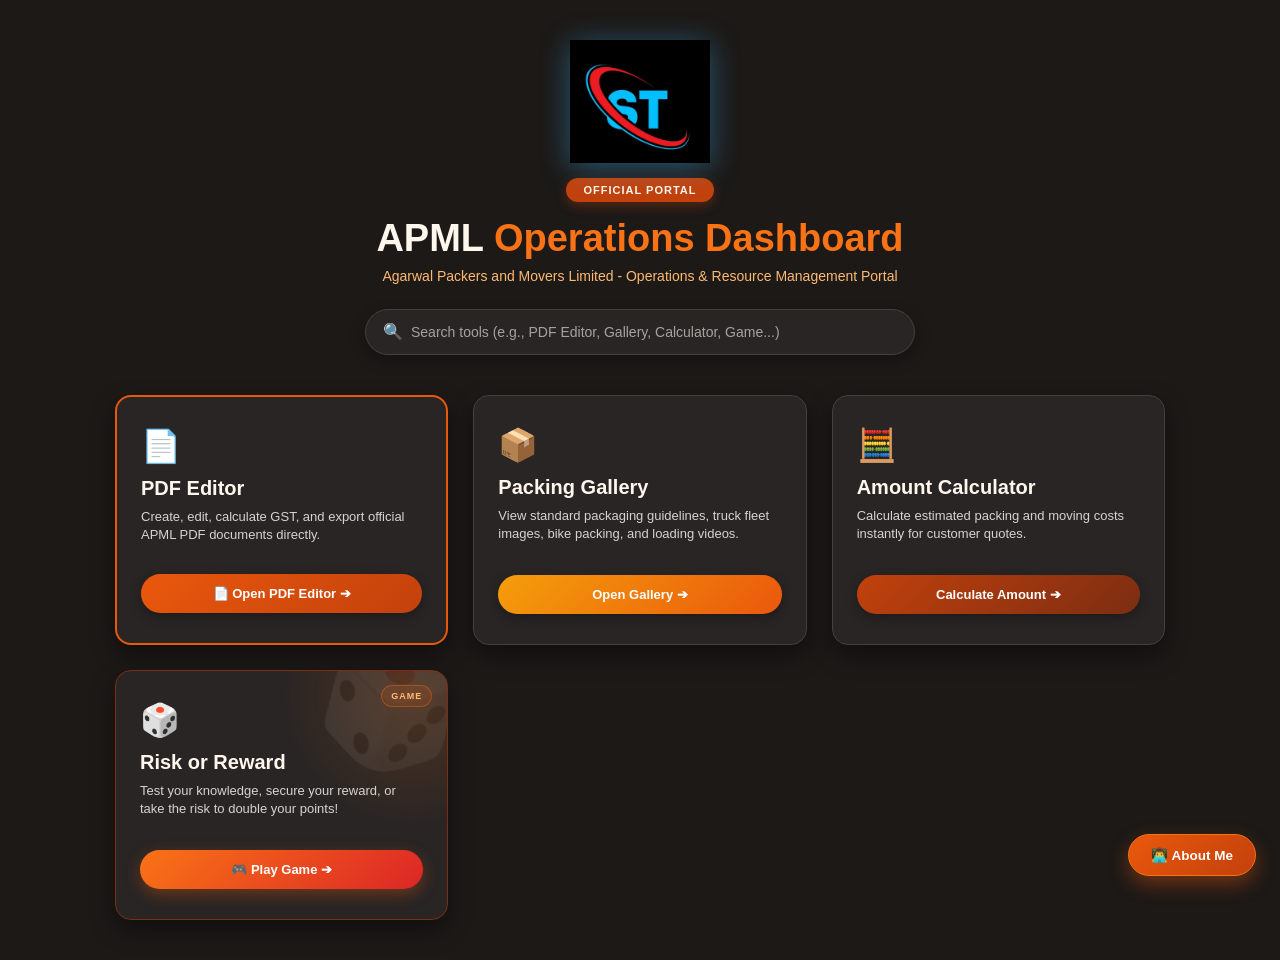
<file: index.html>
<!DOCTYPE html>
<html lang="en">
<head>
  <meta charset="UTF-8">
  <meta name="viewport" content="width=device-width, initial-scale=1.0">
  <title>APML Operations Dashboard</title>

  <!-- FAVICON -->
  <link rel="icon" type="image/png" href="logo.new.png">

  <style>
    * {
      box-sizing: border-box;
      margin: 0;
      padding: 0;
      font-family: 'Segoe UI', Tahoma, Geneva, Verdana, sans-serif;
    }

    body {
      background-color: #1c1917;
      color: #ffedd5;
      min-height: 100vh;
      display: flex;
      flex-direction: column;
      align-items: center;
      padding: 40px 20px;
      position: relative;
    }

    /* HEADER LOGO STYLING */
    .dash-logo-wrap {
      margin-bottom: 15px;
      display: flex;
      justify-content: center;
      align-items: center;
    }

    .dash-logo-container {
      display: flex;
      justify-content: center;
      align-items: center;
    }

    .dash-logo-container img {
      max-width: 140px;
      height: auto;
      object-fit: contain;
      display: block;
      filter: drop-shadow(0 4px 15px rgba(56, 182, 255, 0.4));
      transition: transform 0.3s ease;
    }

    .dash-logo-container img:hover {
      transform: scale(1.05);
    }

    /* HEADER */
    .portal-badge {
      background: #c2410c;
      color: #fff7ed;
      font-size: 11px;
      font-weight: 800;
      padding: 6px 18px;
      border-radius: 20px;
      letter-spacing: 1px;
      margin-bottom: 15px;
      text-transform: uppercase;
      box-shadow: 0 4px 12px rgba(194, 65, 12, 0.35);
    }

    .main-title {
      font-size: 38px;
      font-weight: 800;
      text-align: center;
      margin-bottom: 8px;
      color: #fff7ed;
    }

    .main-title span {
      color: #f97316;
    }

    .sub-title {
      font-size: 14px;
      color: #fdba74;
      text-align: center;
      margin-bottom: 25px;
    }

    /* SEARCH BAR */
    .search-container {
      position: relative;
      width: 100%;
      max-width: 550px;
      margin-bottom: 40px;
      display: flex;
      align-items: center;
      z-index: 10;
    }

    .search-icon {
      position: absolute;
      left: 18px;
      font-size: 16px;
      color: #fdba74;
      pointer-events: none;
    }

    .search-input {
      width: 100%;
      padding: 14px 20px 14px 45px;
      background: #292524;
      border: 1px solid #44403c;
      border-radius: 30px;
      color: #ffedd5;
      font-size: 14px;
      font-weight: 500;
      outline: none;
      box-shadow: 0 5px 15px rgba(0,0,0,0.3);
      transition: all 0.3s ease;
    }

    .search-input::placeholder {
      color: #a8a29e;
    }

    .search-input:focus {
      border-color: #ea580c;
      box-shadow: 0 5px 25px rgba(234, 88, 12, 0.25);
      background: #1c1917;
    }

    /* NO RESULTS */
    .no-results-msg {
      display: none;
      grid-column: 1 / -1;
      text-align: center;
      font-size: 15px;
      color: #d6d3d1;
      padding: 20px;
      background: #292524;
      border-radius: 12px;
      border: 1px dashed #44403c;
    }

    /* DASHBOARD GRID */
    .dashboard-grid {
      display: grid;
      grid-template-columns: repeat(3, 1fr);
      gap: 25px;
      max-width: 1050px;
      width: 100%;
    }

    /* DASHBOARD CARD */
    .dash-card {
      background: #292524;
      color: #ffedd5;
      border-radius: 16px;
      padding: 30px 24px;
      display: flex;
      flex-direction: column;
      justify-content: space-between;
      min-height: 250px;
      border: 1px solid #44403c;
      box-shadow: 0 10px 25px rgba(0, 0, 0, 0.4);
      transition: transform 0.3s ease, box-shadow 0.3s ease, border-color 0.3s ease;
      position: relative;
      overflow: hidden;
    }

    .dash-card:hover {
      transform: translateY(-5px);
      border-color: #ea580c;
      box-shadow: 0 15px 35px rgba(234, 88, 12, 0.25);
    }

    .dash-card.active-card {
      border: 2px solid #ea580c;
    }

    .card-icon {
      font-size: 32px;
      margin-bottom: 12px;
    }

    .card-title {
      font-size: 20px;
      font-weight: 800;
      color: #fff7ed;
      margin-bottom: 8px;
    }

    .card-desc {
      font-size: 13px;
      color: #d6d3d1;
      line-height: 1.4;
      margin-bottom: 25px;
    }

    /* BUTTONS */
    .card-btn {
      display: inline-flex;
      align-items: center;
      justify-content: center;
      gap: 8px;
      width: 100%;
      padding: 12px;
      border-radius: 25px;
      font-size: 13px;
      font-weight: 700;
      text-decoration: none;
      color: #ffffff;
      border: none;
      cursor: pointer;
      box-shadow: 0 4px 12px rgba(0, 0, 0, 0.3);
      transition: opacity 0.2s, transform 0.2s;
    }

    .card-btn:hover {
      opacity: 0.92;
      transform: translateY(-1px);
    }

    .btn-pdf {
      background: linear-gradient(135deg, #ea580c 0%, #c2410c 100%);
    }

    .btn-gallery {
      background: linear-gradient(135deg, #f59e0b 0%, #ea580c 100%);
    }

    .btn-calc {
      background: linear-gradient(135deg, #c2410c 0%, #7c2d12 100%);
    }

    /* RISK OR REWARD CARD */
    .game-card {
      border: 1px solid #7c2d12;
      background: radial-gradient(circle at 90% 10%, rgba(249, 115, 22, 0.18), transparent 35%), #292524;
    }

    .game-card::before {
      content: "🎲";
      position: absolute;
      right: -15px;
      top: -30px;
      font-size: 115px;
      opacity: 0.08;
      transform: rotate(15deg);
      pointer-events: none;
    }

    .game-card::after {
      content: "GAME";
      position: absolute;
      top: 14px;
      right: 15px;
      font-size: 9px;
      font-weight: 900;
      letter-spacing: 1px;
      color: #fdba74;
      background: rgba(234, 88, 12, 0.15);
      border: 1px solid rgba(249, 115, 22, 0.35);
      padding: 5px 9px;
      border-radius: 20px;
    }

    .game-card:hover {
      border-color: #f97316;
      box-shadow: 0 15px 40px rgba(249, 115, 22, 0.35), 0 0 25px rgba(234, 88, 12, 0.12);
    }

    .game-card .card-icon {
      animation: diceFloat 2.5s ease-in-out infinite;
      display: inline-block;
    }

    @keyframes diceFloat {
      0% { transform: translateY(0) rotate(0deg); }
      50% { transform: translateY(-7px) rotate(8deg); }
      100% { transform: translateY(0) rotate(0deg); }
    }

    .btn-game {
      background: linear-gradient(135deg, #f97316 0%, #dc2626 100%);
      box-shadow: 0 5px 15px rgba(234, 88, 12, 0.35);
    }

    .btn-game:hover {
      box-shadow: 0 8px 22px rgba(249, 115, 22, 0.55);
    }

    /* ABOUT ME BUTTON */
    .about-me-btn {
      position: fixed;
      bottom: 24px;
      right: 24px;
      background: linear-gradient(135deg, #ea580c 0%, #c2410c 100%);
      color: #ffffff;
      border: 1.5px solid #f97316;
      border-radius: 30px;
      padding: 12px 22px;
      font-weight: 800;
      font-size: 13.5px;
      cursor: pointer;
      box-shadow: 0 8px 20px rgba(234, 88, 12, 0.4);
      display: flex;
      align-items: center;
      gap: 8px;
      z-index: 1000;
      transition: all 0.3s ease;
    }

    .about-me-btn:hover {
      transform: translateY(-3px) scale(1.03);
      box-shadow: 0 12px 28px rgba(234, 88, 12, 0.6);
      border-color: #ffffff;
    }

    /* MODAL */
    .modal-overlay {
      display: none;
      position: fixed;
      top: 0;
      left: 0;
      width: 100%;
      height: 100%;
      background: rgba(0, 0, 0, 0.75);
      backdrop-filter: blur(5px);
      z-index: 2000;
      justify-content: center;
      align-items: center;
      padding: 20px;
    }

    .modal-content {
      background: #292524;
      border: 2px solid #ea580c;
      border-radius: 20px;
      width: 100%;
      max-width: 480px;
      max-height: 85vh;
      overflow-y: auto;
      padding: 25px;
      box-shadow: 0 20px 50px rgba(0, 0, 0, 0.6);
      position: relative;
      color: #ffedd5;
    }

    .close-btn {
      position: absolute;
      top: 15px;
      right: 20px;
      font-size: 24px;
      font-weight: bold;
      color: #fdba74;
      cursor: pointer;
    }

    .dev-profile {
      text-align: center;
      margin-bottom: 20px;
    }

    .dev-avatar {
      font-size: 45px;
      margin-bottom: 5px;
    }

    .dev-title {
      font-size: 20px;
      font-weight: 800;
      color: #fff7ed;
    }

    .dev-subtitle {
      font-size: 13px;
      color: #f97316;
      font-weight: 700;
      margin-top: 2px;
    }

    .github-link {
      display: inline-flex;
      align-items: center;
      gap: 8px;
      margin-top: 10px;
      padding: 8px 16px;
      background: #1c1917;
      border: 1px solid #ea580c;
      color: #38b6ff;
      border-radius: 20px;
      font-size: 12px;
      font-weight: bold;
      text-decoration: none;
    }

    .github-link:hover {
      background: #ea580c;
      color: #ffffff;
    }

    .modal-divider {
      border: none;
      border-top: 1px solid #44403c;
      margin: 18px 0;
    }

    .stat-box {
      background: #1c1917;
      border: 1px solid #7c2d12;
      border-radius: 12px;
      padding: 15px;
      text-align: center;
      margin-bottom: 16px;
    }

    .stat-number {
      font-size: 28px;
      font-weight: 800;
      color: #f59e0b;
    }

    .stat-label {
      font-size: 11px;
      text-transform: uppercase;
      letter-spacing: 0.5px;
      color: #fdba74;
    }

    .info-group {
      margin-bottom: 16px;
    }

    .info-group h4 {
      font-size: 12px;
      font-weight: 800;
      text-transform: uppercase;
      color: #f97316;
      margin-bottom: 8px;
    }

    .data-list {
      list-style: none;
      background: #1c1917;
      border-radius: 10px;
      padding: 10px 14px;
      border: 1px solid #44403c;
      font-size: 12.5px;
      max-height: 120px;
      overflow-y: auto;
    }

    .data-list li {
      padding: 5px 0;
      border-bottom: 1px solid #292524;
      display: flex;
      justify-content: space-between;
      align-items: center;
    }

    .data-list li:last-child {
      border-bottom: none;
    }

    .online-dot {
      width: 8px;
      height: 8px;
      background: #00ff88;
      border-radius: 50%;
      display: inline-block;
      margin-right: 6px;
    }

    /* RESPONSIVE */
    @media (max-width: 900px) {
      .dashboard-grid {
        grid-template-columns: 1fr;
        max-width: 400px;
      }
    }

    @media (max-width: 500px) {
      body { padding: 20px 15px; }
      .main-title { font-size: 30px; }
      .sub-title { font-size: 12px; }
      .search-container { margin-bottom: 25px; }
      .dashboard-grid { gap: 18px; }
      .dash-card { min-height: 220px; padding: 25px 20px; }
      .about-me-btn { bottom: 18px; right: 18px; padding: 10px 16px; }
    }
  </style>
</head>

<body>

  <!-- HEADER LOGO -->
  <div class="dash-logo-wrap">
    <div class="dash-logo-container" title="ST Official Logo">
      <img src="logo.new.png" alt="ST Logo">
    </div>
  </div>

  <!-- HEADER -->
  <div class="portal-badge">Official Portal</div>

  <h1 class="main-title">
    APML <span>Operations Dashboard</span>
  </h1>

  <p class="sub-title">
    Agarwal Packers and Movers Limited - Operations & Resource Management Portal
  </p>

  <!-- SEARCH BAR -->
  <div class="search-container">
    <span class="search-icon">🔍</span>
    <input
      type="text"
      id="searchInput"
      class="search-input"
      placeholder="Search tools (e.g., PDF Editor, Gallery, Calculator, Game...)"
      onkeyup="filterTools()"
    >
  </div>

  <!-- DASHBOARD GRID -->
  <div class="dashboard-grid" id="toolsGrid">

    <div class="no-results-msg" id="noResultsMsg">
      ❌ No matching tools found. Try searching for "PDF", "Gallery", "Calculator", or "Game".
    </div>

    <!-- CARD 1 -->
    <div class="dash-card active-card tool-card">
      <div>
        <div class="card-icon">📄</div>
        <div class="card-title">PDF Editor</div>
        <p class="card-desc">
          Create, edit, calculate GST, and export official APML PDF documents directly.
        </p>
      </div>
      <a href="quotation.html" class="card-btn btn-pdf">
        📄 Open PDF Editor ➔
      </a>
    </div>

    <!-- CARD 2 -->
    <div class="dash-card tool-card">
      <div>
        <div class="card-icon">📦</div>
        <div class="card-title">Packing Gallery</div>
        <p class="card-desc">
          View standard packaging guidelines, truck fleet images, bike packing, and loading videos.
        </p>
      </div>
      <a href="gallery.html" class="card-btn btn-gallery">
        Open Gallery ➔
      </a>
    </div>

    <!-- CARD 3 -->
    <div class="dash-card tool-card">
      <div>
        <div class="card-icon">🧮</div>
        <div class="card-title">Amount Calculator</div>
        <p class="card-desc">
          Calculate estimated packing and moving costs instantly for customer quotes.
        </p>
      </div>
      <a href="calculator.html" class="card-btn btn-calc">
        Calculate Amount ➔
      </a>
    </div>

    <!-- CARD 4 -->
    <div class="dash-card tool-card game-card">
      <div>
        <div class="card-icon">🎲</div>
        <div class="card-title">Risk or Reward</div>
        <p class="card-desc">
          Test your knowledge, secure your reward, or take the risk to double your points!
        </p>
      </div>
      <a href="games/risk-reward.html" class="card-btn btn-game">
        🎮 Play Game ➔
      </a>
    </div>

  </div>

  <!-- ABOUT ME BUTTON -->
  <button class="about-me-btn" onclick="openAboutModal()">
    👨‍💻 About Me
  </button>

  <!-- ABOUT ME MODAL -->
  <div class="modal-overlay" id="aboutModal" onclick="closeOnOutsideClick(event)">
    <div class="modal-content">
      <span class="close-btn" onclick="closeAboutModal()">&times;</span>

      <div class="dev-profile">
        <div class="dev-avatar">👨‍💻</div>
        <div class="dev-title">Developed by Shankar Thapa</div>
        <div class="dev-subtitle">APML Portal Developer</div>
        <a href="https://github.com" target="_blank" class="github-link">
          <svg width="14" height="14" fill="currentColor" viewBox="0 0 16 16">
            <path d="M8 0C3.58 0 0 3.58 0 8 c0 3.54 2.29 6.53 5.47 7.59 .4.07.55-.17.55-.38 0-.19-.01-.82-.01-1.49 -2.01.37-2.53-.49-2.69-.94 -.09-.23-.48-.94-.82-1.13 -.28-.15-.68-.52-.01-.53 .63-.01 1.08.58 1.23.82 .72 1.21 1.87.87 2.33.66 .07-.52.28-.87.51-1.07 -1.78-.2-3.64-.89-3.64-3.95 0-.87.31-1.59.82-2.15 -.08-.2-.36-1.02.08-2.12 0 0 .67-.21 2.2.82 .64-.18 1.32-.27 2-.27 .68 0 1.36.09 2 .27 1.53-1.04 2.2-.82 2.2-.82 .44 1.1.16 1.92.08 2.12 .51.56.82 1.28.82 2.15 0 3.07-1.87 3.75-3.65 3.95 .29.25.54.73.54 1.48 0 1.07-.01 1.93-.01 2.2 0 .21.15.46.55.38 A8.012 8.012 0 0 0 16 8 c0-4.42-3.58-8-8-8z"/>
          </svg>
          GitHub Profile
        </a>
      </div>

      <hr class="modal-divider">

      <div class="stat-box">
        <div class="stat-number" id="pdfCount">0</div>
        <div class="stat-label">Total PDFs Downloaded</div>
      </div>

      <div class="info-group">
        <h4>🟢 Online Users Status</h4>
        <ul class="data-list">
          <li>
            <span><span class="online-dot"></span>Shankar Thapa (Developer)</span>
            <span style="color:#00ff88; font-size:11px;">Active</span>
          </li>
          <li>
            <span><span class="online-dot"></span>Active Session User</span>
            <span style="color:#00ff88; font-size:11px;">Online</span>
          </li>
        </ul>
      </div>

      <div class="info-group">
        <h4>📋 PDF Downloaded By (Customer Log)</h4>
        <ul class="data-list" id="downloadHistoryList">
          <li style="color:#a8a29e; justify-content:center;">No downloads recorded yet</li>
        </ul>
      </div>

    </div>
  </div>

  <!-- JAVASCRIPT -->
  <script>
    function filterTools() {
      let input = document.getElementById('searchInput').value.toLowerCase();
      let cards = document.querySelectorAll('.tool-card');
      let noResultsMsg = document.getElementById('noResultsMsg');
      let hasVisibleCard = false;

      cards.forEach(card => {
        let title = card.querySelector('.card-title').innerText.toLowerCase();
        let desc = card.querySelector('.card-desc').innerText.toLowerCase();

        if (title.includes(input) || desc.includes(input)) {
          card.style.display = 'flex';
          hasVisibleCard = true;
        } else {
          card.style.display = 'none';
        }
      });

      noResultsMsg.style.display = hasVisibleCard ? 'none' : 'block';
    }

    function openAboutModal() {
      loadStatsData();
      document.getElementById('aboutModal').style.display = 'flex';
    }

    function closeAboutModal() {
      document.getElementById('aboutModal').style.display = 'none';
    }

    function closeOnOutsideClick(event) {
      if (event.target.id === 'aboutModal') {
        closeAboutModal();
      }
    }

    function loadStatsData() {
      const count = localStorage.getItem('apml_pdf_download_count') || 0;
      document.getElementById('pdfCount').innerText = count;

      const historyStr = localStorage.getItem('apml_pdf_download_history');
      const historyList = document.getElementById('downloadHistoryList');

      if (historyStr) {
        const history = JSON.parse(historyStr);
        if (history.length > 0) {
          historyList.innerHTML = history.reverse().map(item => `
            <li>
              <span style="font-weight:bold; color:#fff7ed;">👤 ${item.name}</span>
              <span style="font-size:11px; color:#fdba74;">${item.time}</span>
            </li>
          `).join('');
          return;
        }
      }

      historyList.innerHTML = `
        <li style="color:#a8a29e; justify-content:center;">No downloads recorded yet</li>
      `;
    }
  </script>

</body>
</html>
</file>
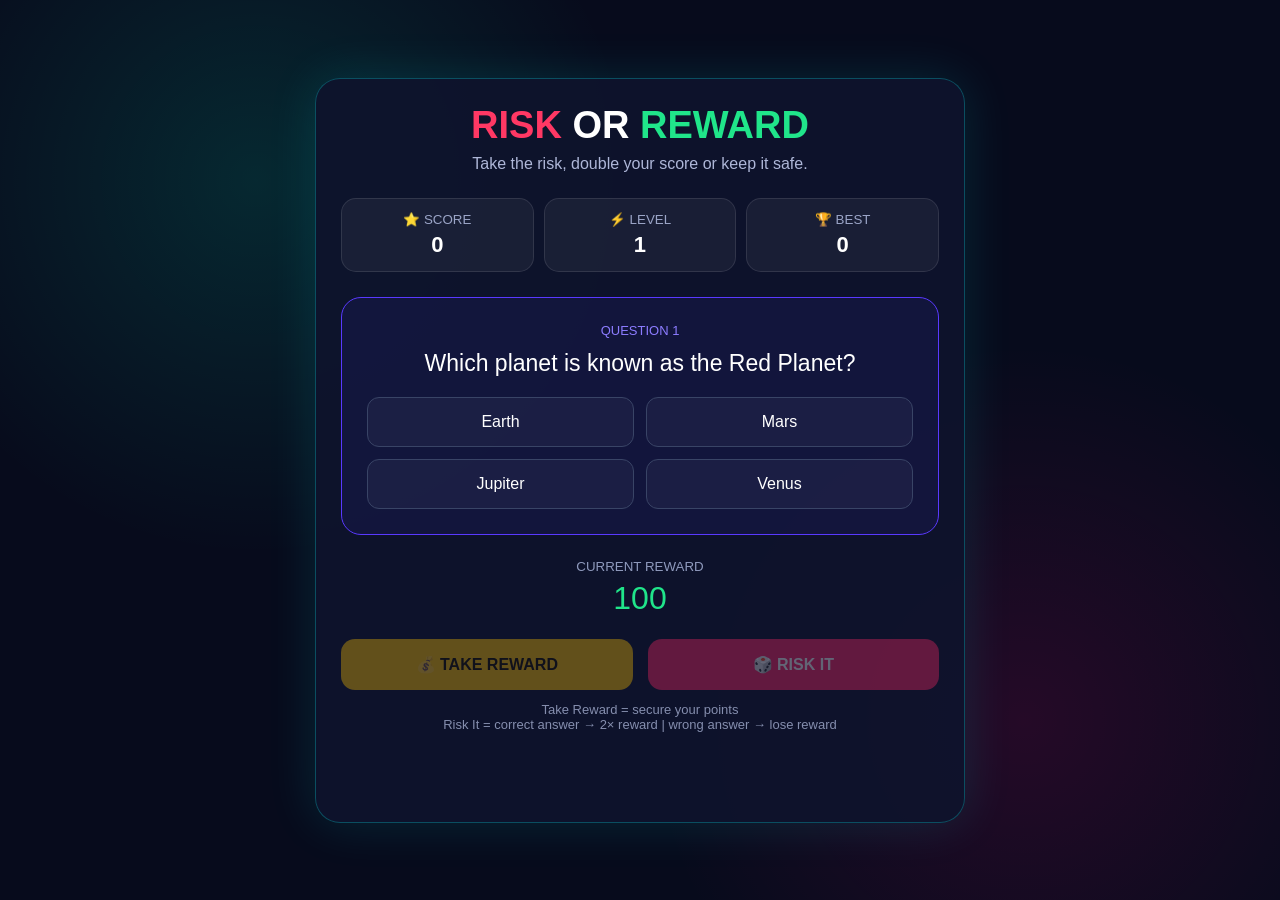
<file: games/risk-reward.html>
<!DOCTYPE html>
<html lang="en">
<head>
<meta charset="UTF-8">
<meta name="viewport" content="width=device-width, initial-scale=1.0">
<title>Risk or Reward</title>

<style>
* {
    box-sizing: border-box;
    margin: 0;
    padding: 0;
}

body {
    font-family: Arial, sans-serif;
    min-height: 100vh;
    background:
        radial-gradient(circle at 20% 20%, rgba(0, 255, 200, .12), transparent 30%),
        radial-gradient(circle at 80% 80%, rgba(255, 0, 120, .12), transparent 30%),
        #070b1c;
    color: white;
    display: flex;
    justify-content: center;
    align-items: center;
    padding: 20px;
}

.game {
    width: 100%;
    max-width: 650px;
    background: rgba(15, 20, 45, .92);
    border: 1px solid rgba(0,255,255,.25);
    border-radius: 25px;
    padding: 25px;
    box-shadow: 0 0 50px rgba(0,255,255,.12);
}

h1 {
    text-align: center;
    font-size: 38px;
    margin-bottom: 8px;
}

h1 span:first-child {
    color: #ff3864;
}

h1 span:last-child {
    color: #20e58a;
}

.subtitle {
    text-align: center;
    color: #aeb7d8;
    margin-bottom: 25px;
}

.stats {
    display: grid;
    grid-template-columns: repeat(3, 1fr);
    gap: 10px;
    margin-bottom: 25px;
}

.stat {
    background: rgba(255,255,255,.05);
    border: 1px solid rgba(255,255,255,.1);
    border-radius: 15px;
    padding: 13px;
    text-align: center;
}

.stat small {
    display: block;
    color: #9ba5c7;
    margin-bottom: 5px;
}

.stat strong {
    font-size: 22px;
}

.question-box {
    border: 1px solid #5939ff;
    border-radius: 20px;
    padding: 25px;
    text-align: center;
    background: rgba(80,50,255,.08);
}

.question-number {
    color: #8c7cff;
    font-size: 13px;
    margin-bottom: 12px;
}

#question {
    font-size: 23px;
    margin-bottom: 20px;
}

.options {
    display: grid;
    grid-template-columns: 1fr 1fr;
    gap: 12px;
}

.option {
    border: 1px solid #394466;
    background: rgba(255,255,255,.04);
    color: white;
    padding: 15px;
    border-radius: 12px;
    cursor: pointer;
    font-size: 16px;
    transition: .25s;
}

.option:hover {
    transform: translateY(-3px);
    border-color: #20e58a;
    background: rgba(32,229,138,.1);
}

.option.selected {
    border-color: #20e58a;
    background: #20e58a;
    color: #00140b;
    font-weight: bold;
}

.score-box {
    text-align: center;
    margin: 22px 0;
}

.score-box small {
    color: #8f9abd;
}

#currentScore {
    font-size: 32px;
    display: block;
    color: #20e58a;
    margin-top: 5px;
}

.actions {
    display: flex;
    gap: 15px;
}

.action {
    flex: 1;
    padding: 16px;
    border-radius: 14px;
    border: none;
    cursor: pointer;
    font-size: 16px;
    font-weight: bold;
    transition: .25s;
}

.reward {
    background: #ffc400;
    color: #171000;
}

.risk {
    background: #ff2865;
    color: white;
}

.action:hover {
    transform: translateY(-4px) scale(1.02);
}

.action:disabled {
    opacity: .35;
    cursor: not-allowed;
    transform: none;
}

.hint {
    text-align: center;
    color: #858eae;
    font-size: 13px;
    margin-top: 12px;
}

.message {
    min-height: 45px;
    text-align: center;
    margin-top: 20px;
    font-size: 18px;
    font-weight: bold;
}

.correct {
    color: #20e58a;
}

.wrong {
    color: #ff3864;
}

.next-btn {
    width: 100%;
    margin-top: 15px;
    padding: 14px;
    border: none;
    border-radius: 12px;
    background: #603cff;
    color: white;
    font-size: 16px;
    font-weight: bold;
    cursor: pointer;
    display: none;
}

.next-btn:hover {
    background: #7457ff;
}

.game-over {
    text-align: center;
    display: none;
}

.game-over h2 {
    font-size: 32px;
    color: #20e58a;
    margin-bottom: 15px;
}

.restart {
    margin-top: 20px;
    padding: 14px 25px;
    border: none;
    border-radius: 12px;
    background: #603cff;
    color: white;
    cursor: pointer;
    font-weight: bold;
}

@media(max-width: 500px) {

    h1 {
        font-size: 30px;
    }

    .stats {
        grid-template-columns: 1fr 1fr 1fr;
    }

    .stat {
        padding: 10px 5px;
    }

    .stat strong {
        font-size: 17px;
    }

    .options {
        grid-template-columns: 1fr;
    }

    .actions {
        flex-direction: column;
    }

    .question-box {
        padding: 18px;
    }
}
</style>
</head>

<body>

<div class="game">

    <div id="gameScreen">

        <h1>
            <span>RISK</span>
            OR
            <span>REWARD</span>
        </h1>

        <p class="subtitle">
            Take the risk, double your score or keep it safe.
        </p>

        <div class="stats">

            <div class="stat">
                <small>⭐ SCORE</small>
                <strong id="score">0</strong>
            </div>

            <div class="stat">
                <small>⚡ LEVEL</small>
                <strong id="level">1</strong>
            </div>

            <div class="stat">
                <small>🏆 BEST</small>
                <strong id="best">0</strong>
            </div>

        </div>

        <div class="question-box">

            <div class="question-number">
                QUESTION <span id="questionNumber">1</span>
            </div>

            <div id="question">
                Loading...
            </div>

            <div class="options" id="options"></div>

        </div>

        <div class="score-box">
            <small>CURRENT REWARD</small>
            <span id="currentScore">100</span>
        </div>

        <div class="actions">

            <button
                class="action reward"
                id="rewardBtn"
                onclick="takeReward()"
                disabled>
                💰 TAKE REWARD
            </button>

            <button
                class="action risk"
                id="riskBtn"
                onclick="takeRisk()"
                disabled>
                🎲 RISK IT
            </button>

        </div>

        <div class="hint">
            Take Reward = secure your points<br>
            Risk It = correct answer → 2× reward | wrong answer → lose reward
        </div>

        <div id="message" class="message"></div>

        <button
            id="nextBtn"
            class="next-btn"
            onclick="nextQuestion()">
            NEXT QUESTION →
        </button>

    </div>


    <div id="gameOver" class="game-over">

        <h2>🏆 GAME OVER</h2>

        <p>Your Final Score</p>

        <h1 id="finalScore">0</h1>

        <p id="finalMessage"></p>

        <button class="restart" onclick="restartGame()">
            🔄 PLAY AGAIN
        </button>

    </div>

</div>


<script>

/* =========================
   QUESTIONS
========================= */

const questions = [

    {
        question: "Which planet is known as the Red Planet?",
        options: ["Earth", "Mars", "Jupiter", "Venus"],
        answer: 1
    },

    {
        question: "How many continents are there?",
        options: ["5", "6", "7", "8"],
        answer: 2
    },

    {
        question: "Which language is used to style websites?",
        options: ["HTML", "CSS", "Python", "SQL"],
        answer: 1
    },

    {
        question: "Which is the largest ocean?",
        options: [
            "Atlantic Ocean",
            "Indian Ocean",
            "Pacific Ocean",
            "Arctic Ocean"
        ],
        answer: 2
    },

    {
        question: "What does HTML stand for?",
        options: [
            "Hyper Text Markup Language",
            "High Text Machine Language",
            "Hyper Tool Multi Language",
            "Home Text Markup Language"
        ],
        answer: 0
    },

    {
        question: "Which company created Android?",
        options: [
            "Apple",
            "Google",
            "Microsoft",
            "Amazon"
        ],
        answer: 1
    },

    {
        question: "How many days are there in a leap year?",
        options: ["364", "365", "366", "367"],
        answer: 2
    },

    {
        question: "Which device is used to connect to the internet?",
        options: [
            "Router",
            "Keyboard",
            "Printer",
            "Scanner"
        ],
        answer: 0
    }

];


/* =========================
   GAME VARIABLES
========================= */

let questionIndex = 0;
let score = 0;
let reward = 100;
let selectedAnswer = null;
let level = 1;

let bestScore =
    localStorage.getItem("riskRewardBest") || 0;

document.getElementById("best").textContent = bestScore;


/* =========================
   LOAD QUESTION
========================= */

function loadQuestion() {

    if (questionIndex >= questions.length) {
        endGame();
        return;
    }

    const q = questions[questionIndex];

    selectedAnswer = null;

    reward = 100 + (level - 1) * 50;

    document.getElementById("questionNumber").textContent =
        questionIndex + 1;

    document.getElementById("question").textContent =
        q.question;

    document.getElementById("currentScore").textContent =
        reward;

    document.getElementById("score").textContent =
        score;

    document.getElementById("level").textContent =
        level;

    const optionsBox =
        document.getElementById("options");

    optionsBox.innerHTML = "";

    q.options.forEach((option, index) => {

        const button = document.createElement("button");

        button.className = "option";

        button.textContent = option;

        button.onclick = function() {
            selectAnswer(index, button);
        };

        optionsBox.appendChild(button);

    });

    document.getElementById("rewardBtn").disabled = true;
    document.getElementById("riskBtn").disabled = true;

    document.getElementById("message").textContent = "";

    document.getElementById("nextBtn").style.display = "none";
}


/* =========================
   SELECT ANSWER
========================= */

function selectAnswer(index, button) {

    selectedAnswer = index;

    document.querySelectorAll(".option")
        .forEach(btn => {
            btn.classList.remove("selected");
        });

    button.classList.add("selected");

    document.getElementById("rewardBtn").disabled = false;
    document.getElementById("riskBtn").disabled = false;
}


/* =========================
   TAKE REWARD
========================= */

function takeReward() {

    if (selectedAnswer === null) return;

    score += reward;

    document.getElementById("score").textContent = score;

    showMessage(
        "💰 Reward secured! +" + reward,
        "correct"
    );

    disableActions();

    document.getElementById("nextBtn").style.display = "block";
}


/* =========================
   RISK IT
========================= */

function takeRisk() {

    if (selectedAnswer === null) return;

    const correctAnswer =
        questions[questionIndex].answer;

    if (selectedAnswer === correctAnswer) {

        const winAmount = reward * 2;

        score += winAmount;

        document.getElementById("score").textContent =
            score;

        showMessage(
            "🔥 CORRECT! You doubled your reward: +" +
            winAmount,
            "correct"
        );

    } else {

        score -= reward;

        if (score < 0) {
            score = 0;
        }

        document.getElementById("score").textContent =
            score;

        showMessage(
            "💥 WRONG! You lost " + reward + " points.",
            "wrong"
        );
    }

    disableActions();

    document.getElementById("nextBtn").style.display =
        "block";
}


/* =========================
   DISABLE BUTTONS
========================= */

function disableActions() {

    document.getElementById("rewardBtn").disabled = true;

    document.getElementById("riskBtn").disabled = true;

    document.querySelectorAll(".option")
        .forEach(btn => {
            btn.disabled = true;
        });
}


/* =========================
   MESSAGE
========================= */

function showMessage(text, type) {

    const message =
        document.getElementById("message");

    message.textContent = text;

    message.className =
        "message " + type;
}


/* =========================
   NEXT QUESTION
========================= */

function nextQuestion() {

    questionIndex++;

    level =
        Math.floor(questionIndex / 2) + 1;

    loadQuestion();
}


/* =========================
   END GAME
========================= */

function endGame() {

    document.getElementById("gameScreen").style.display =
        "none";

    document.getElementById("gameOver").style.display =
        "block";

    document.getElementById("finalScore").textContent =
        score;

    if (score > bestScore) {

        bestScore = score;

        localStorage.setItem(
            "riskRewardBest",
            bestScore
        );

        document.getElementById("finalMessage").textContent =
            "🎉 New High Score! You are the Risk Master!";

    } else {

        document.getElementById("finalMessage").textContent =
            "Can you beat your best score next time?";
    }
}


/* =========================
   RESTART
========================= */

function restartGame() {

    questionIndex = 0;

    score = 0;

    level = 1;

    reward = 100;

    document.getElementById("gameScreen").style.display =
        "block";

    document.getElementById("gameOver").style.display =
        "none";

    loadQuestion();
}


/* =========================
   START GAME
========================= */

loadQuestion();

</script>

</body>
  </html>
</file>
